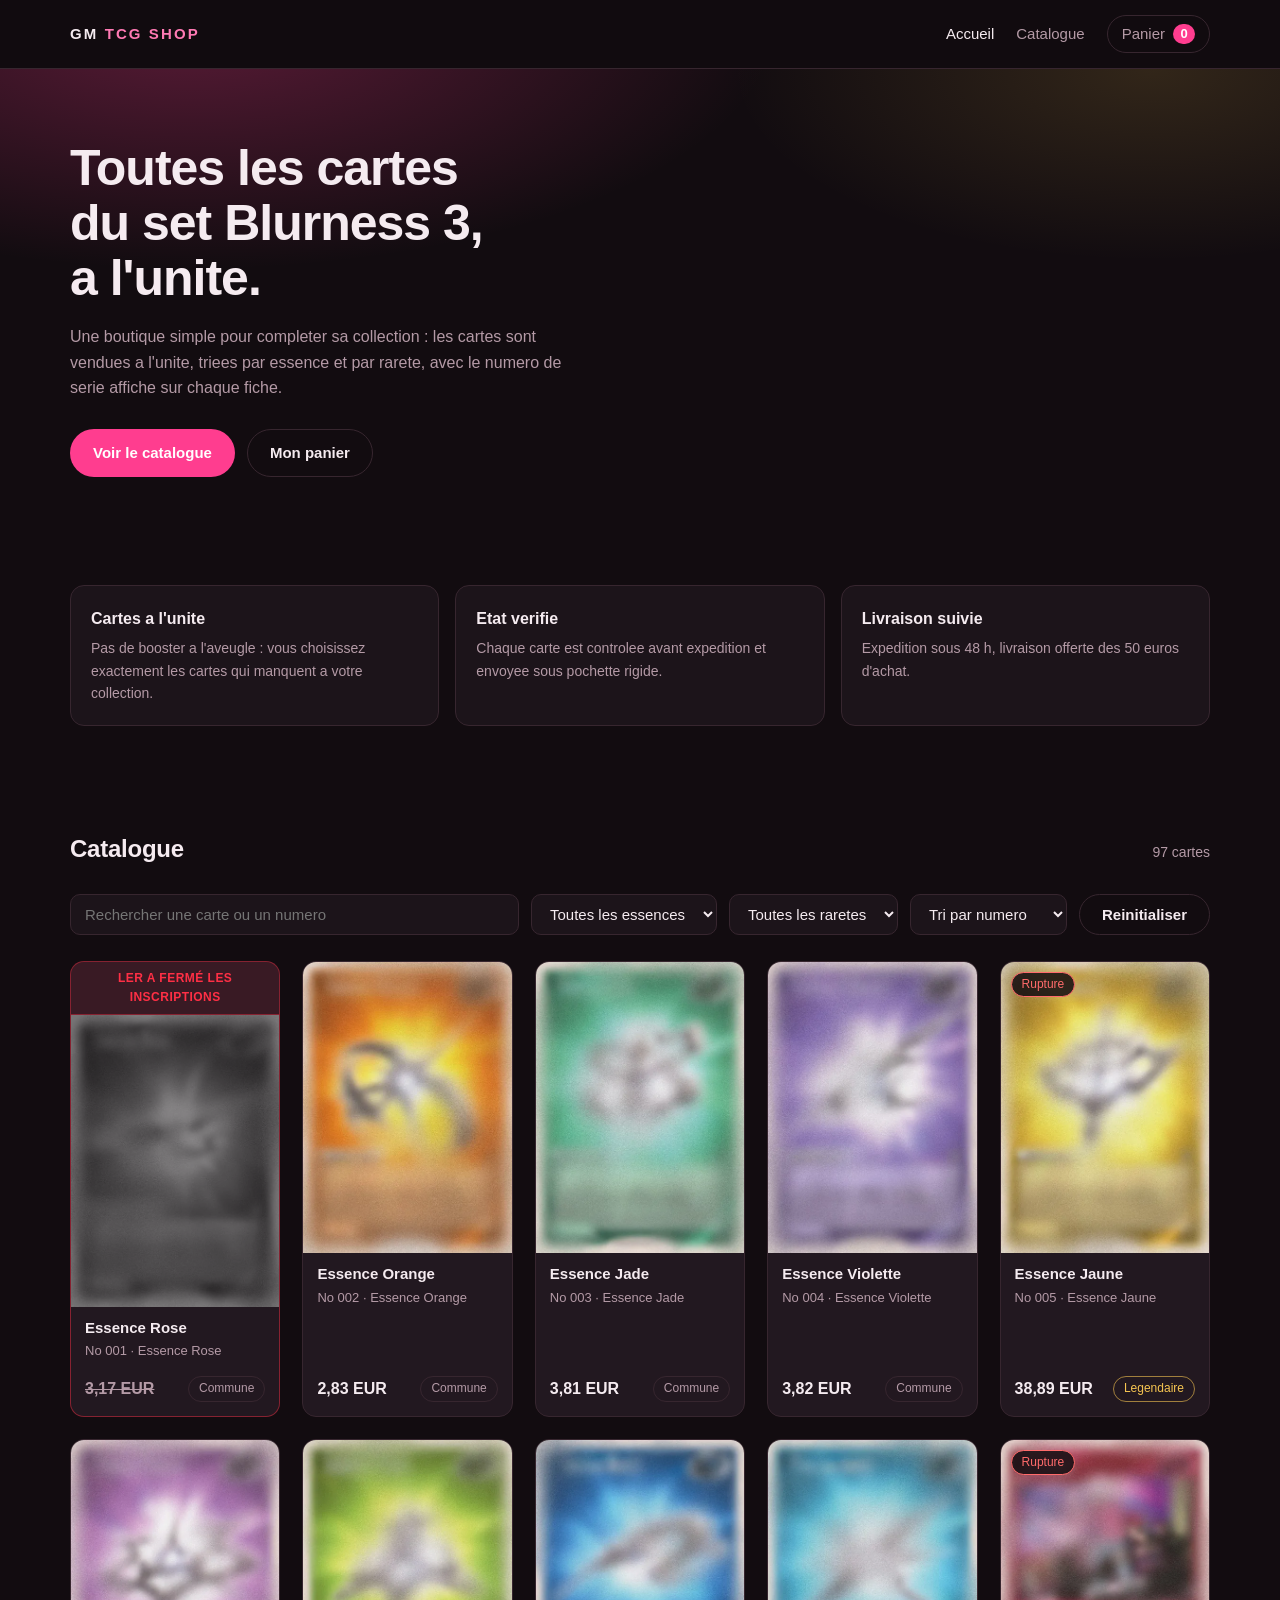
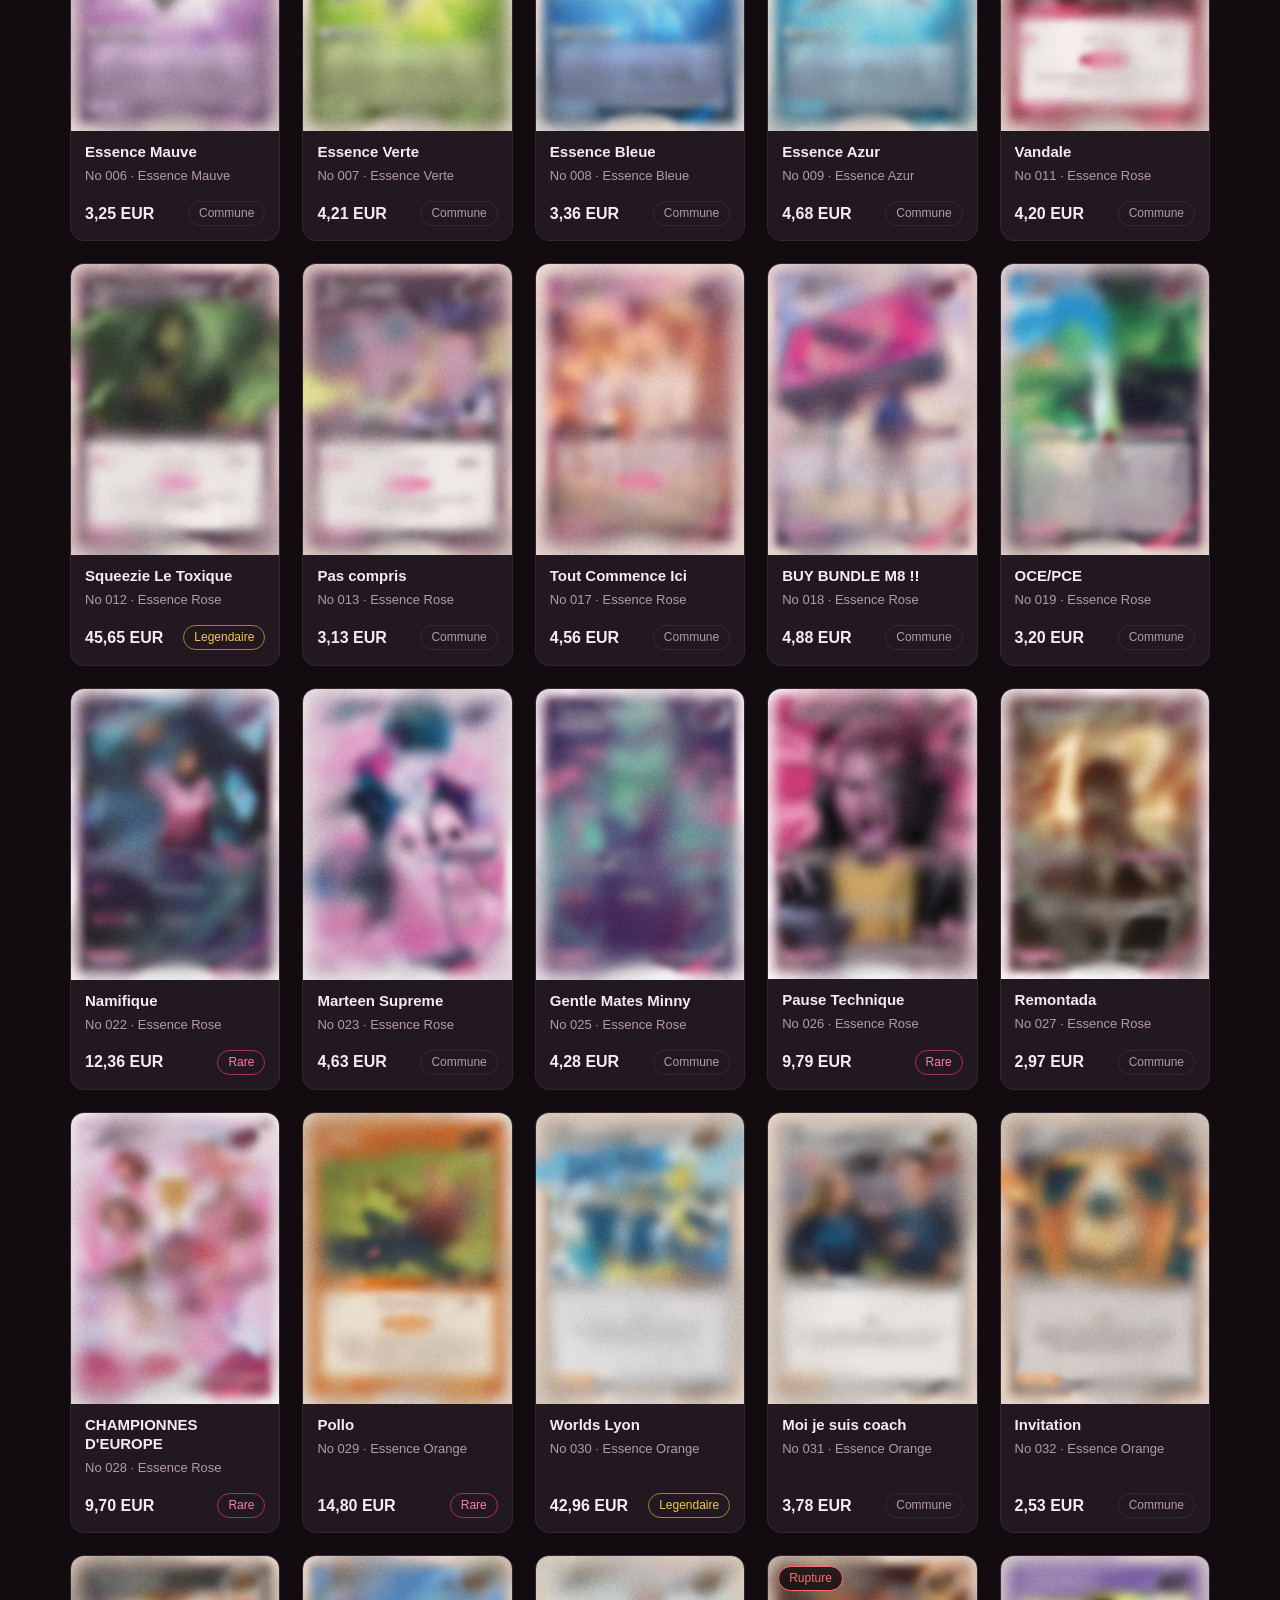
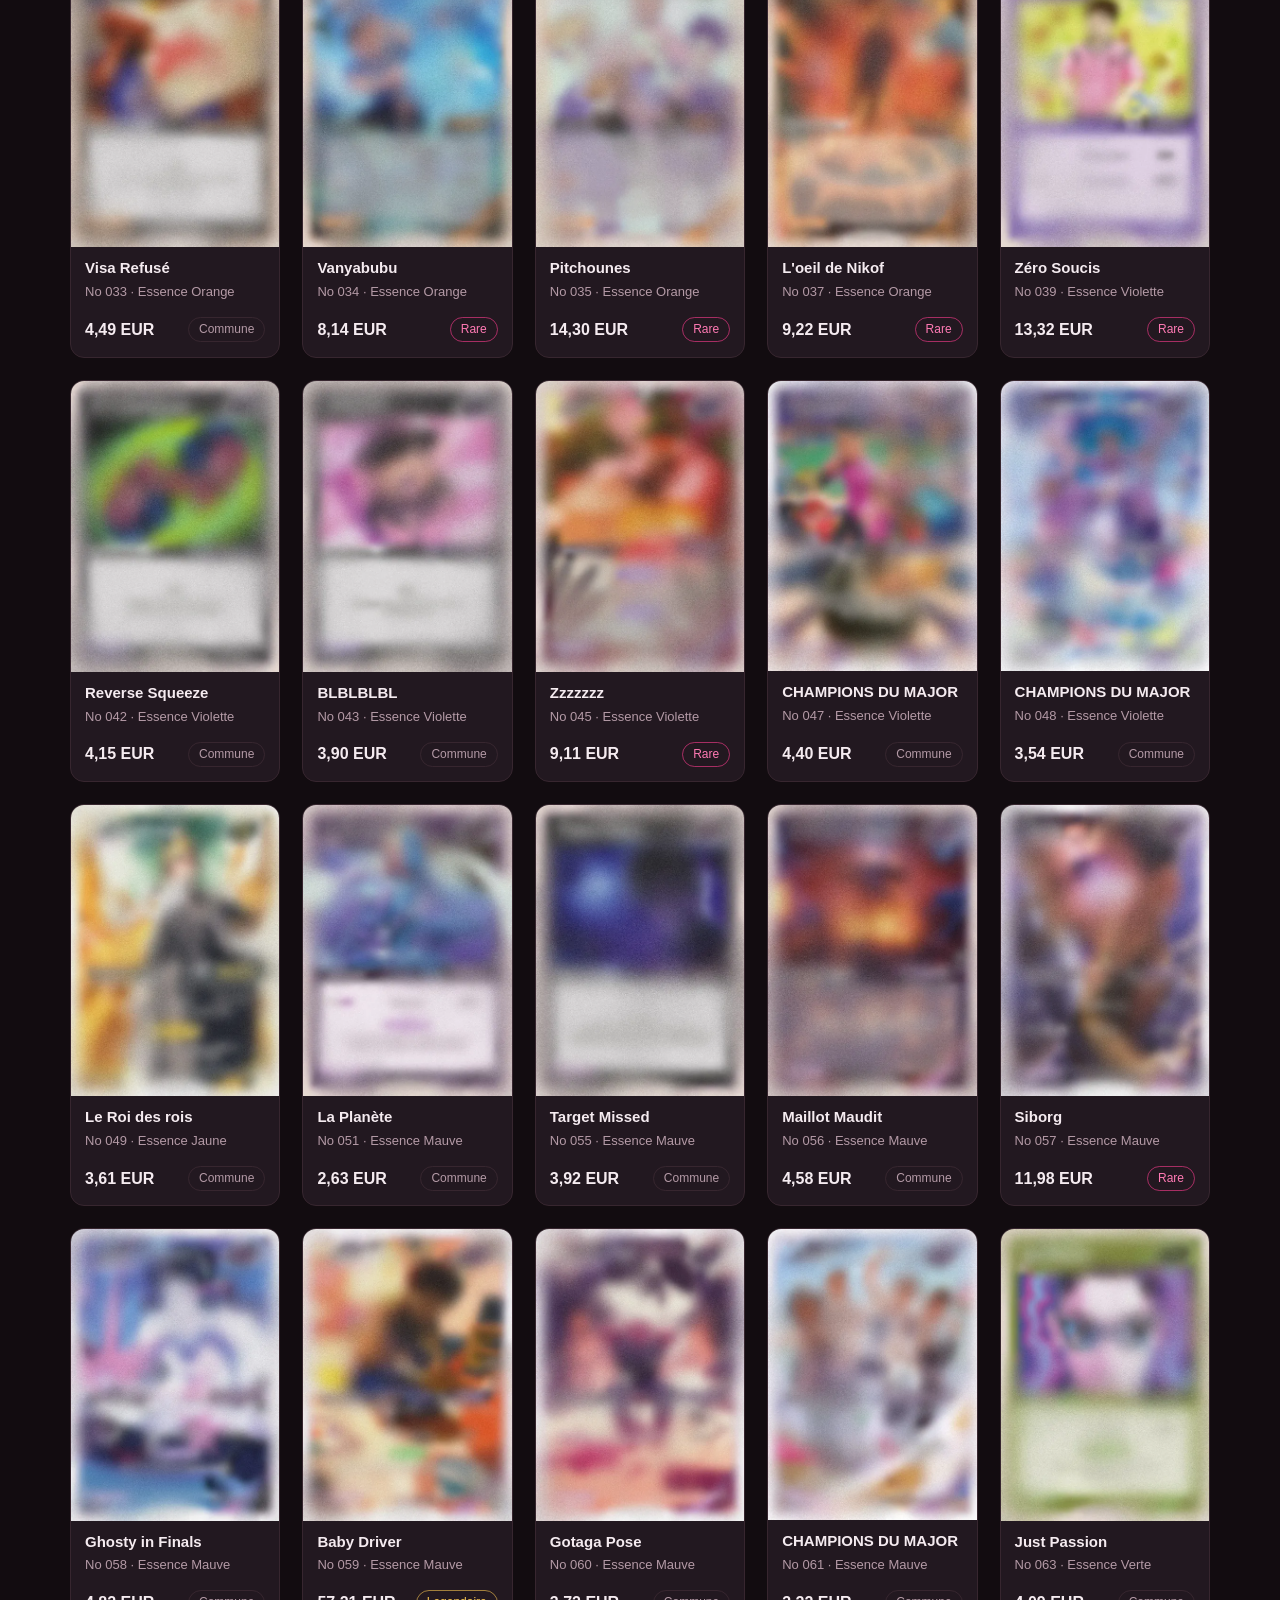
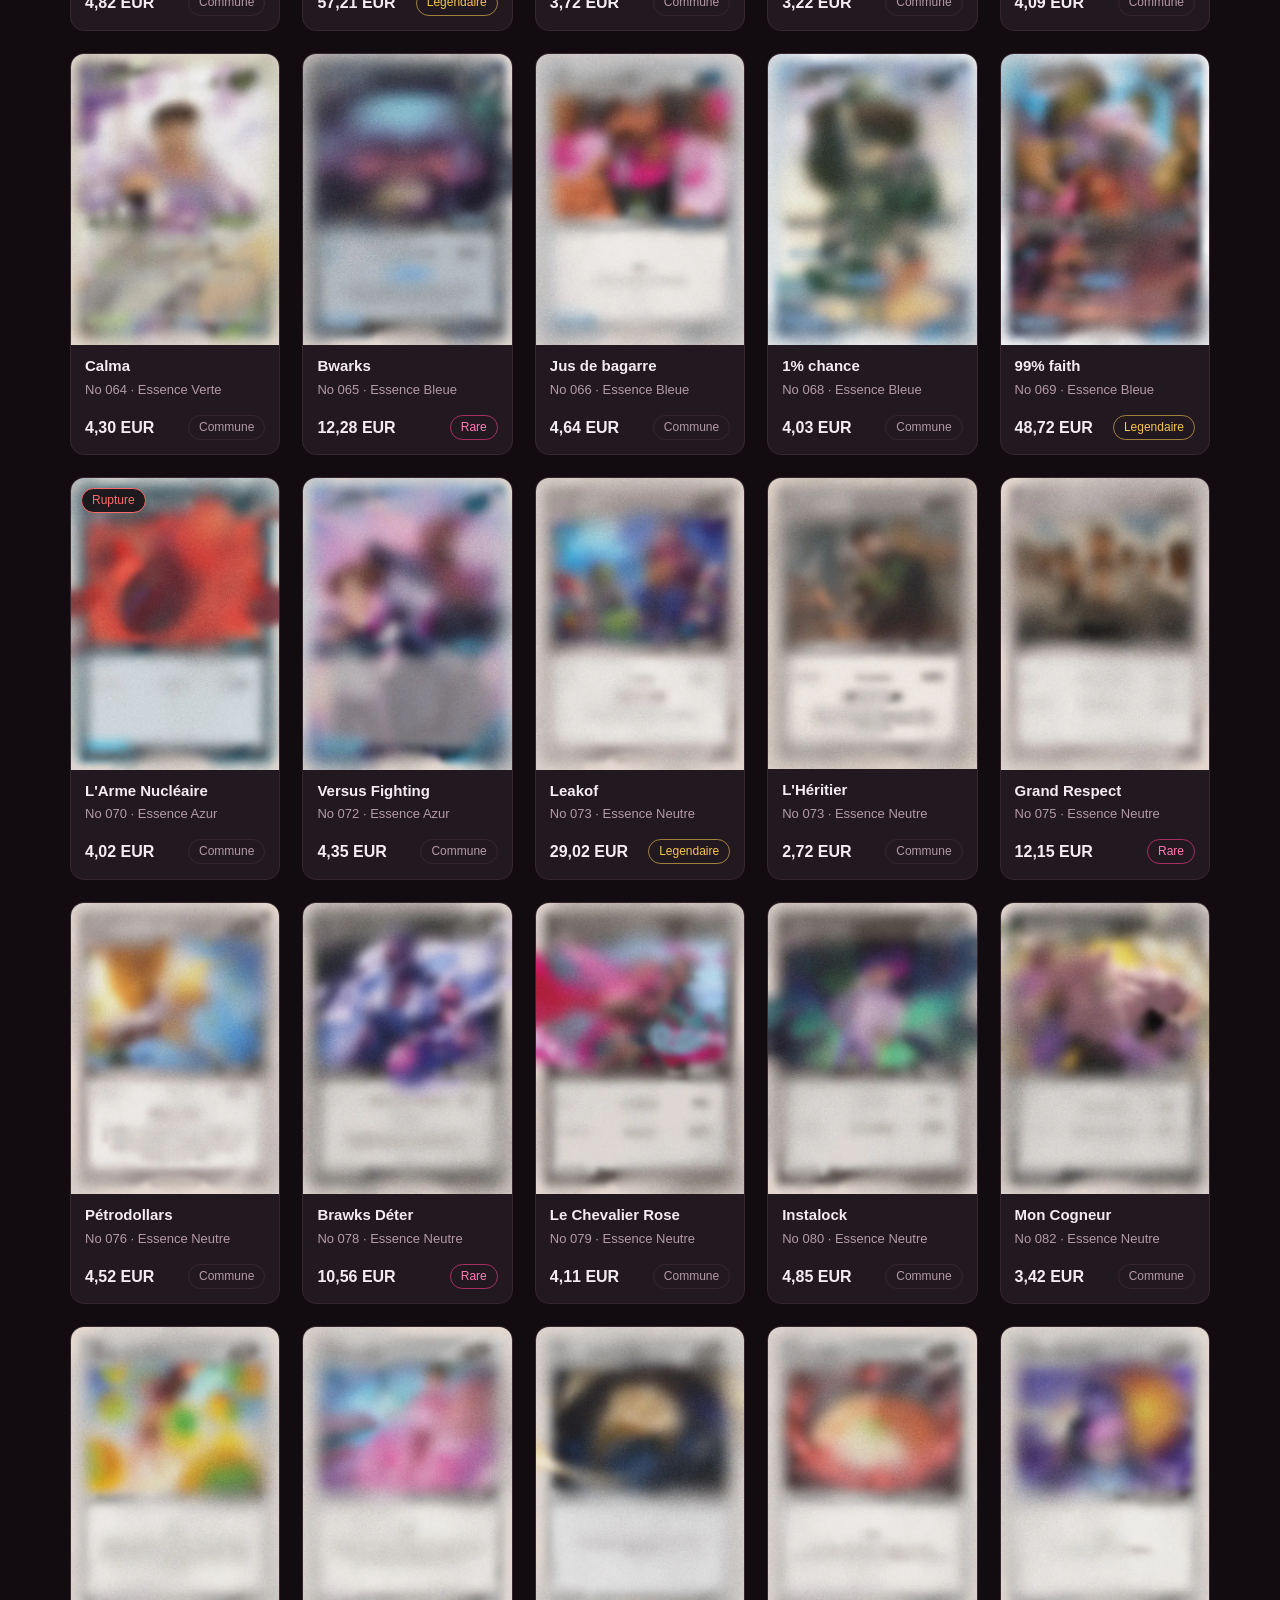
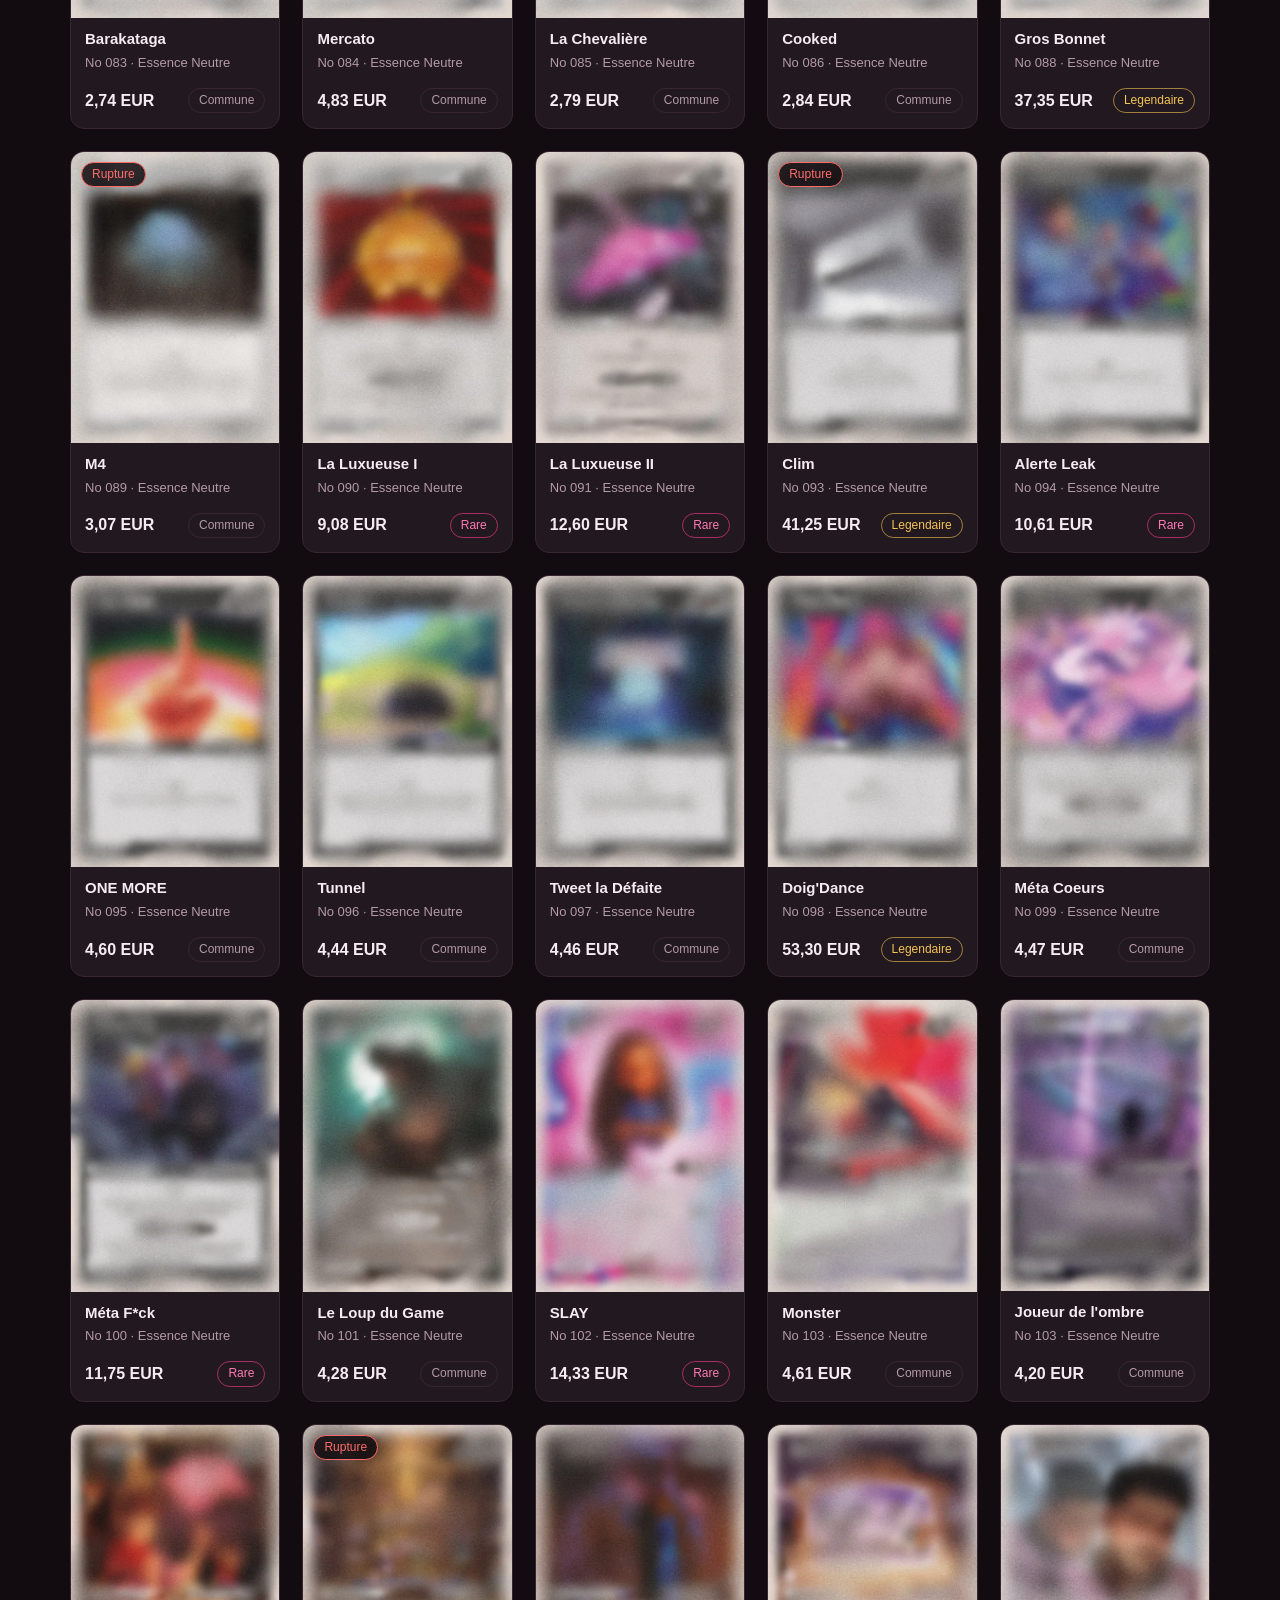
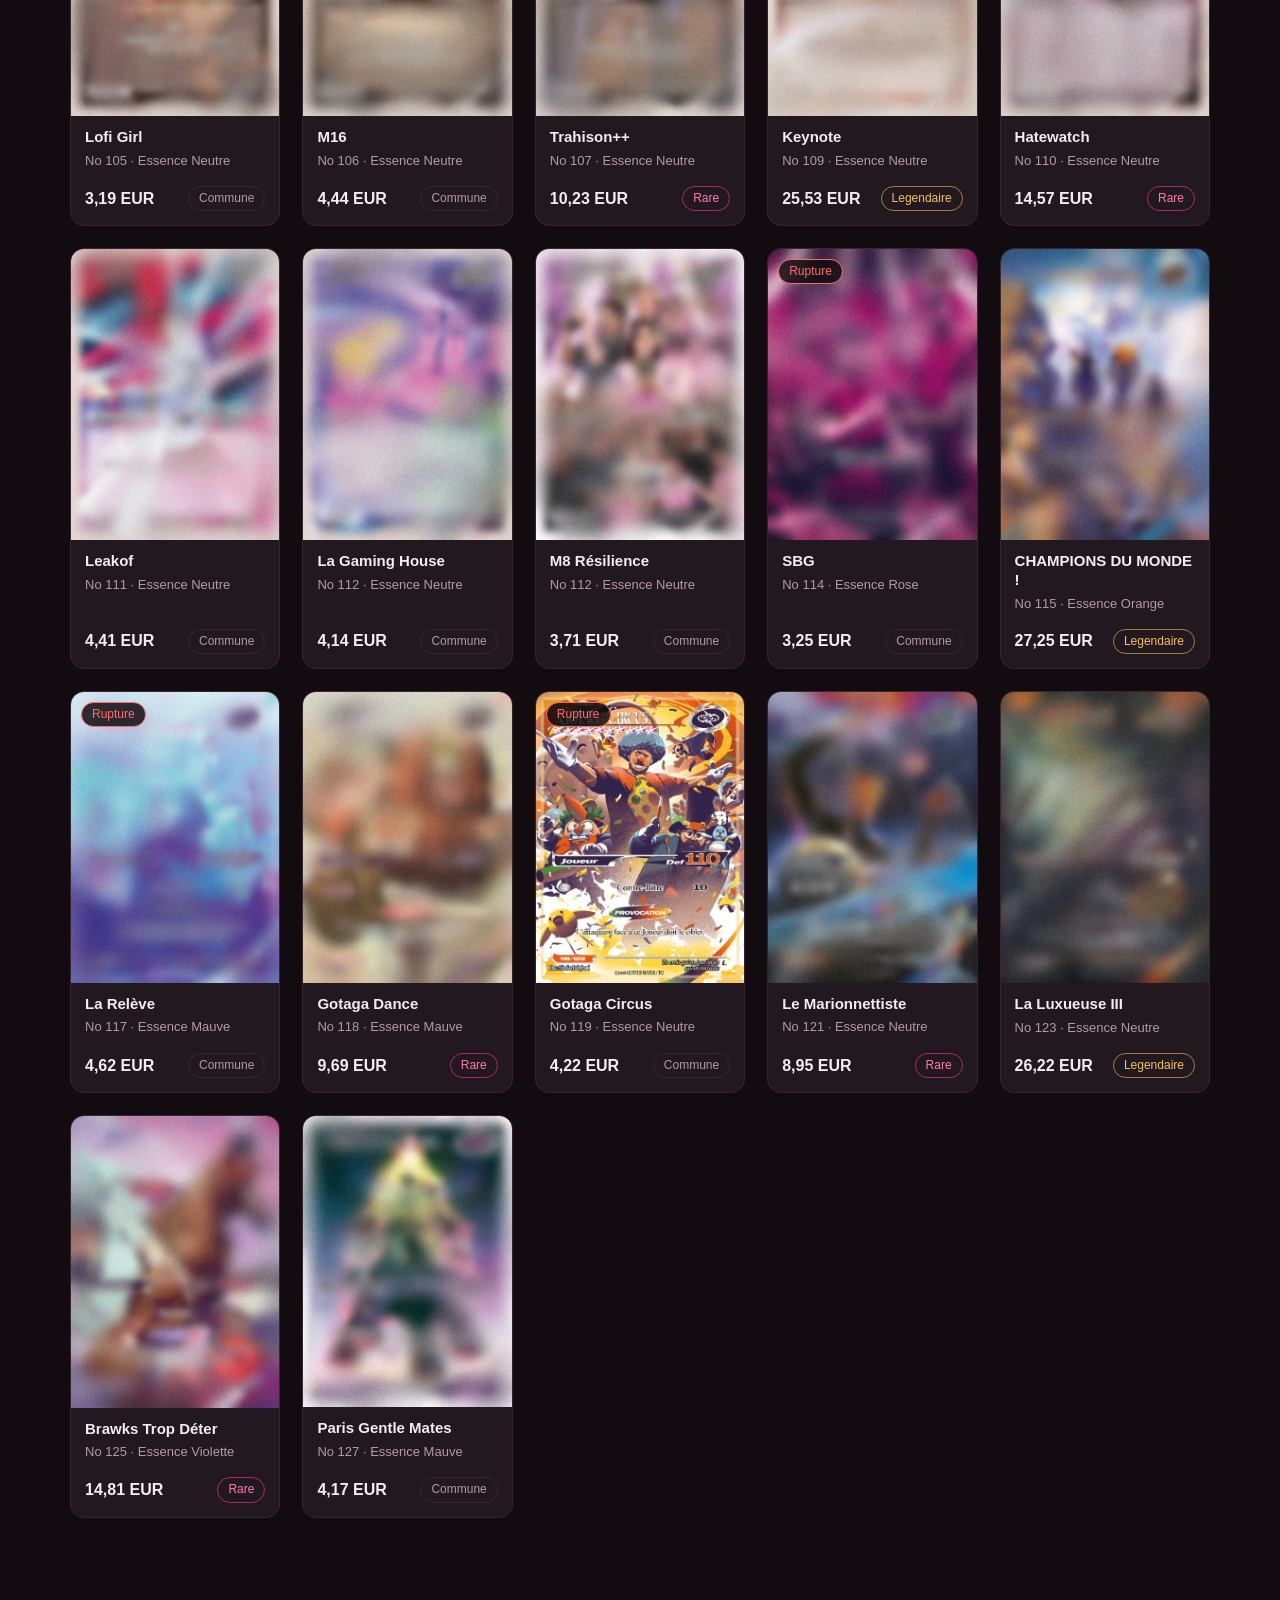
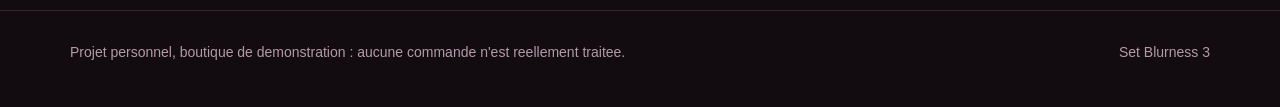
<file: index.html>
<!DOCTYPE html>
<html lang="fr">
<head>
  <meta charset="utf-8">
  <meta name="viewport" content="width=device-width, initial-scale=1">
  <title>GM TCG Shop - cartes du set Blurness 3</title>
  <link rel="stylesheet" href="css/style.css">
</head>
<body>
  <header class="entete">
    <div class="conteneur entete__inner">
      <a class="logo" href="index.html">GM <span>TCG Shop</span></a>
      <nav class="nav">
        <a class="actif" href="index.html">Accueil</a>
        <a href="index.html#catalogue">Catalogue</a>
        <a class="nav__panier" href="panier.html">Panier <span class="nav__compteur">0</span></a>
      </nav>
    </div>
  </header>

  <main>
    <section class="hero">
      <div class="conteneur">
        <h1>Toutes les cartes du set Blurness 3, a l'unite.</h1>
        <p>
          Une boutique simple pour completer sa collection : les cartes sont
          vendues a l'unite, triees par essence et par rarete, avec le numero
          de serie affiche sur chaque fiche.
        </p>
        <div class="hero__actions">
          <a class="bouton bouton--plein" href="index.html#catalogue">Voir le catalogue</a>
          <a class="bouton bouton--vide" href="panier.html">Mon panier</a>
        </div>
      </div>
    </section>

    <section class="section">
      <div class="conteneur">
        <div class="arguments">
          <article class="argument">
            <h3>Cartes a l'unite</h3>
            <p>Pas de booster a l'aveugle : vous choisissez exactement les cartes qui manquent a votre collection.</p>
          </article>
          <article class="argument">
            <h3>Etat verifie</h3>
            <p>Chaque carte est controlee avant expedition et envoyee sous pochette rigide.</p>
          </article>
          <article class="argument">
            <h3>Livraison suivie</h3>
            <p>Expedition sous 48 h, livraison offerte des 50 euros d'achat.</p>
          </article>
        </div>
      </div>
    </section>

    <section class="section" id="catalogue">
      <div class="conteneur">
        <div class="section__entete">
          <h2>Catalogue</h2>
          <p class="section__note" id="compteur-resultats">Chargement...</p>
        </div>

        <div class="filtres">
          <input type="search" id="recherche" class="champ" placeholder="Rechercher une carte ou un numero">
          <select id="filtre-essence" class="champ">
            <option value="">Toutes les essences</option>
          </select>
          <select id="filtre-rarete" class="champ">
            <option value="">Toutes les raretes</option>
          </select>
          <select id="tri" class="champ">
            <option value="numero">Tri par numero</option>
            <option value="prix-croissant">Prix croissant</option>
            <option value="prix-decroissant">Prix decroissant</option>
            <option value="nom">Nom (A-Z)</option>
          </select>
          <button type="button" class="bouton bouton--vide" id="reinitialiser">Reinitialiser</button>
        </div>

        <div class="grille" id="grille"></div>
      </div>
    </section>
  </main>

  <footer class="pied">
    <div class="conteneur pied__inner">
      <p>Projet personnel, boutique de demonstration : aucune commande n'est reellement traitee.</p>
      <p>Set Blurness 3</p>
    </div>
  </footer>

  <script src="js/data.js"></script>
  <script src="js/store.js"></script>
  <script src="js/catalogue.js"></script>
</body>
</html>
</file>
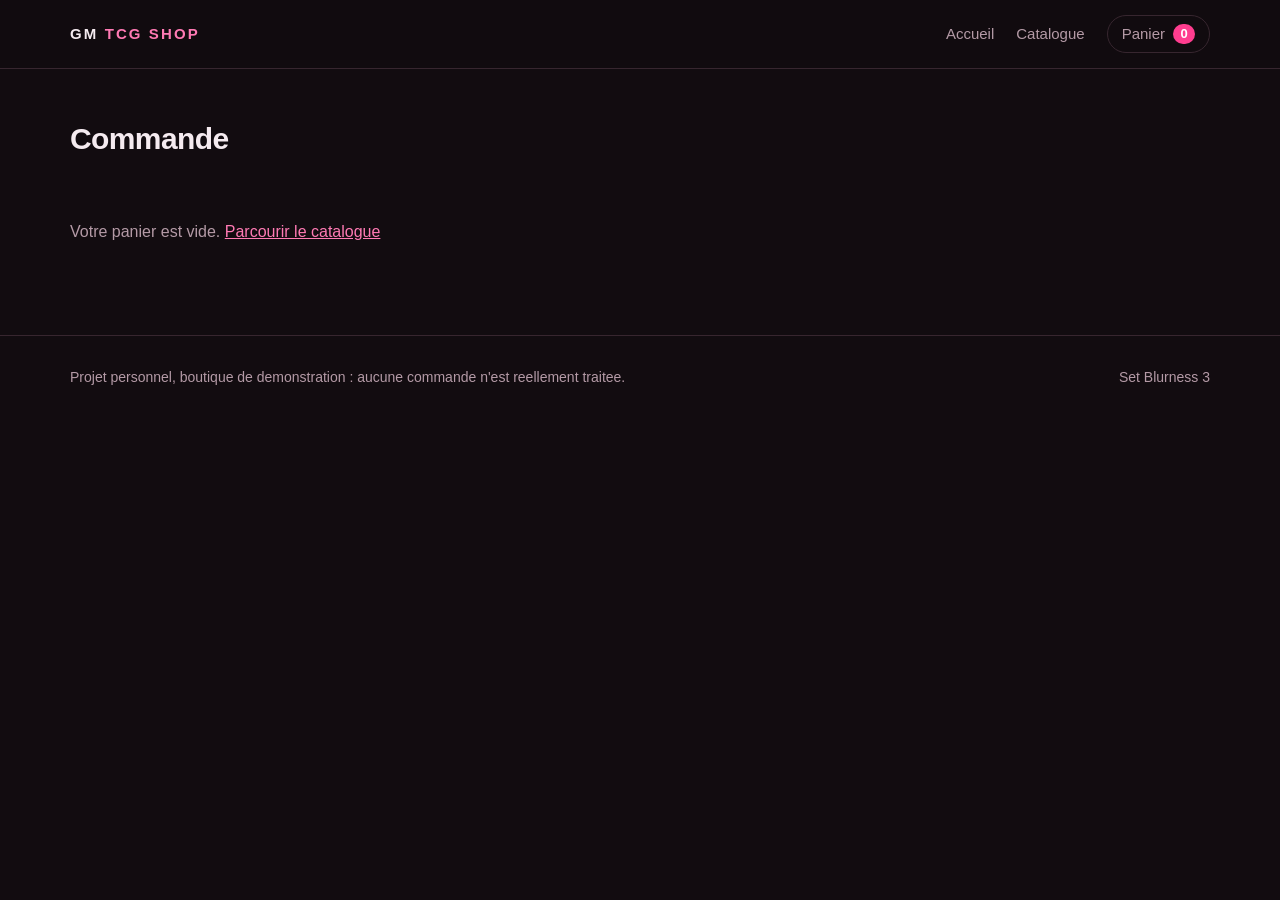
<file: commande.html>
<!DOCTYPE html>
<html lang="fr">
<head>
  <meta charset="utf-8">
  <meta name="viewport" content="width=device-width, initial-scale=1">
  <title>Commande - GM TCG Shop</title>
  <link rel="stylesheet" href="css/style.css">
</head>
<body>
  <header class="entete">
    <div class="conteneur entete__inner">
      <a class="logo" href="index.html">GM <span>TCG Shop</span></a>
      <nav class="nav">
        <a href="index.html">Accueil</a>
        <a href="index.html#catalogue">Catalogue</a>
        <a class="nav__panier" href="panier.html">Panier <span class="nav__compteur">0</span></a>
      </nav>
    </div>
  </header>

  <main class="conteneur page">
    <h1 class="page__titre">Commande</h1>

    <p class="vide" id="commande-vide" hidden>
      Votre panier est vide. <a class="lien" href="index.html#catalogue">Parcourir le catalogue</a>
    </p>

    <div class="commande" id="commande" hidden>
      <form class="formulaire" id="formulaire" novalidate>
        <fieldset class="bloc">
          <legend>Coordonnees</legend>
          <div class="bloc__grille">
            <label class="champ-bloc">
              Prenom
              <input class="champ" type="text" name="prenom" id="prenom" autocomplete="given-name">
            </label>
            <label class="champ-bloc">
              Nom
              <input class="champ" type="text" name="nom" id="nom" autocomplete="family-name">
            </label>
            <label class="champ-bloc champ-bloc--large">
              Adresse e-mail
              <input class="champ" type="email" name="email" id="email" autocomplete="email">
            </label>
          </div>
        </fieldset>

        <fieldset class="bloc">
          <legend>Livraison</legend>
          <div class="bloc__grille">
            <label class="champ-bloc champ-bloc--large">
              Adresse
              <input class="champ" type="text" name="adresse" id="adresse" autocomplete="street-address">
            </label>
            <label class="champ-bloc">
              Code postal
              <input class="champ" type="text" name="codePostal" id="codePostal" inputmode="numeric" autocomplete="postal-code">
            </label>
            <label class="champ-bloc">
              Ville
              <input class="champ" type="text" name="ville" id="ville" autocomplete="address-level2">
            </label>
            <label class="champ-bloc champ-bloc--large">
              Pays
              <select class="champ" name="pays" id="pays">
                <option value="France">France</option>
                <option value="Belgique">Belgique</option>
                <option value="Suisse">Suisse</option>
                <option value="Luxembourg">Luxembourg</option>
              </select>
            </label>
          </div>

          <div class="options">
            <label class="option">
              <input type="radio" name="expedition" value="standard" checked>
              <span>
                <strong>Standard</strong>
                <em>3 a 5 jours ouvres, offerte des 50 EUR</em>
              </span>
            </label>
            <label class="option">
              <input type="radio" name="expedition" value="express">
              <span>
                <strong>Express</strong>
                <em>24 a 48 h, 9,90 EUR</em>
              </span>
            </label>
          </div>
        </fieldset>

        <p class="formulaire__erreur" id="erreurs" hidden></p>

        <button type="submit" class="bouton bouton--plein">Valider la commande</button>
        <p class="formulaire__note">
          Boutique de demonstration : aucun paiement n'est demande et aucune
          donnee n'est envoyee sur un serveur.
        </p>
      </form>

      <aside class="recap">
        <h2>Votre commande</h2>
        <div class="recap__articles" id="recap-articles"></div>
        <div class="recap__ligne">
          <span>Sous-total</span>
          <span id="recap-sous-total">0,00 EUR</span>
        </div>
        <div class="recap__ligne">
          <span>Livraison</span>
          <span id="recap-port">0,00 EUR</span>
        </div>
        <div class="recap__ligne recap__ligne--total">
          <span>Total</span>
          <span id="recap-total">0,00 EUR</span>
        </div>
      </aside>
    </div>
  </main>

  <footer class="pied">
    <div class="conteneur pied__inner">
      <p>Projet personnel, boutique de demonstration : aucune commande n'est reellement traitee.</p>
      <p>Set Blurness 3</p>
    </div>
  </footer>

  <script src="js/data.js"></script>
  <script src="js/store.js"></script>
  <script src="js/commande.js"></script>
</body>
</html>
</file>
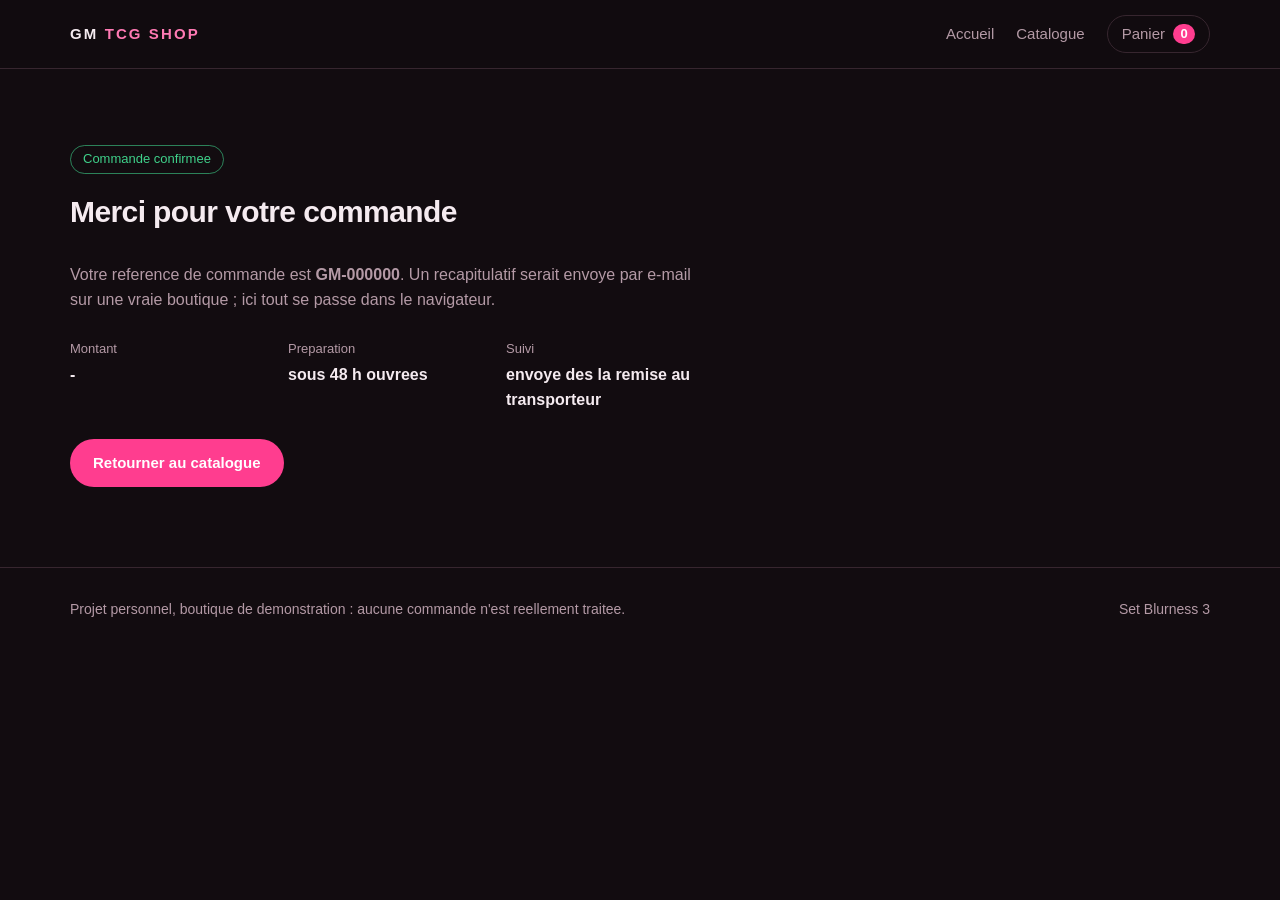
<file: confirmation.html>
<!DOCTYPE html>
<html lang="fr">
<head>
  <meta charset="utf-8">
  <meta name="viewport" content="width=device-width, initial-scale=1">
  <title>Commande confirmee - GM TCG Shop</title>
  <link rel="stylesheet" href="css/style.css">
</head>
<body>
  <header class="entete">
    <div class="conteneur entete__inner">
      <a class="logo" href="index.html">GM <span>TCG Shop</span></a>
      <nav class="nav">
        <a href="index.html">Accueil</a>
        <a href="index.html#catalogue">Catalogue</a>
        <a class="nav__panier" href="panier.html">Panier <span class="nav__compteur">0</span></a>
      </nav>
    </div>
  </header>

  <main class="conteneur page">
    <section class="confirmation">
      <p class="confirmation__pastille">Commande confirmee</p>
      <h1 class="page__titre">Merci pour votre commande</h1>
      <p class="confirmation__texte">
        Votre reference de commande est <strong id="reference">GM-000000</strong>.
        Un recapitulatif serait envoye par e-mail sur une vraie boutique ;
        ici tout se passe dans le navigateur.
      </p>
      <dl class="confirmation__details">
        <div>
          <dt>Montant</dt>
          <dd id="montant">-</dd>
        </div>
        <div>
          <dt>Preparation</dt>
          <dd>sous 48 h ouvrees</dd>
        </div>
        <div>
          <dt>Suivi</dt>
          <dd>envoye des la remise au transporteur</dd>
        </div>
      </dl>
      <a class="bouton bouton--plein" href="index.html#catalogue">Retourner au catalogue</a>
    </section>
  </main>

  <footer class="pied">
    <div class="conteneur pied__inner">
      <p>Projet personnel, boutique de demonstration : aucune commande n'est reellement traitee.</p>
      <p>Set Blurness 3</p>
    </div>
  </footer>

  <script src="js/data.js"></script>
  <script src="js/store.js"></script>
  <script src="js/confirmation.js"></script>
</body>
</html>
</file>
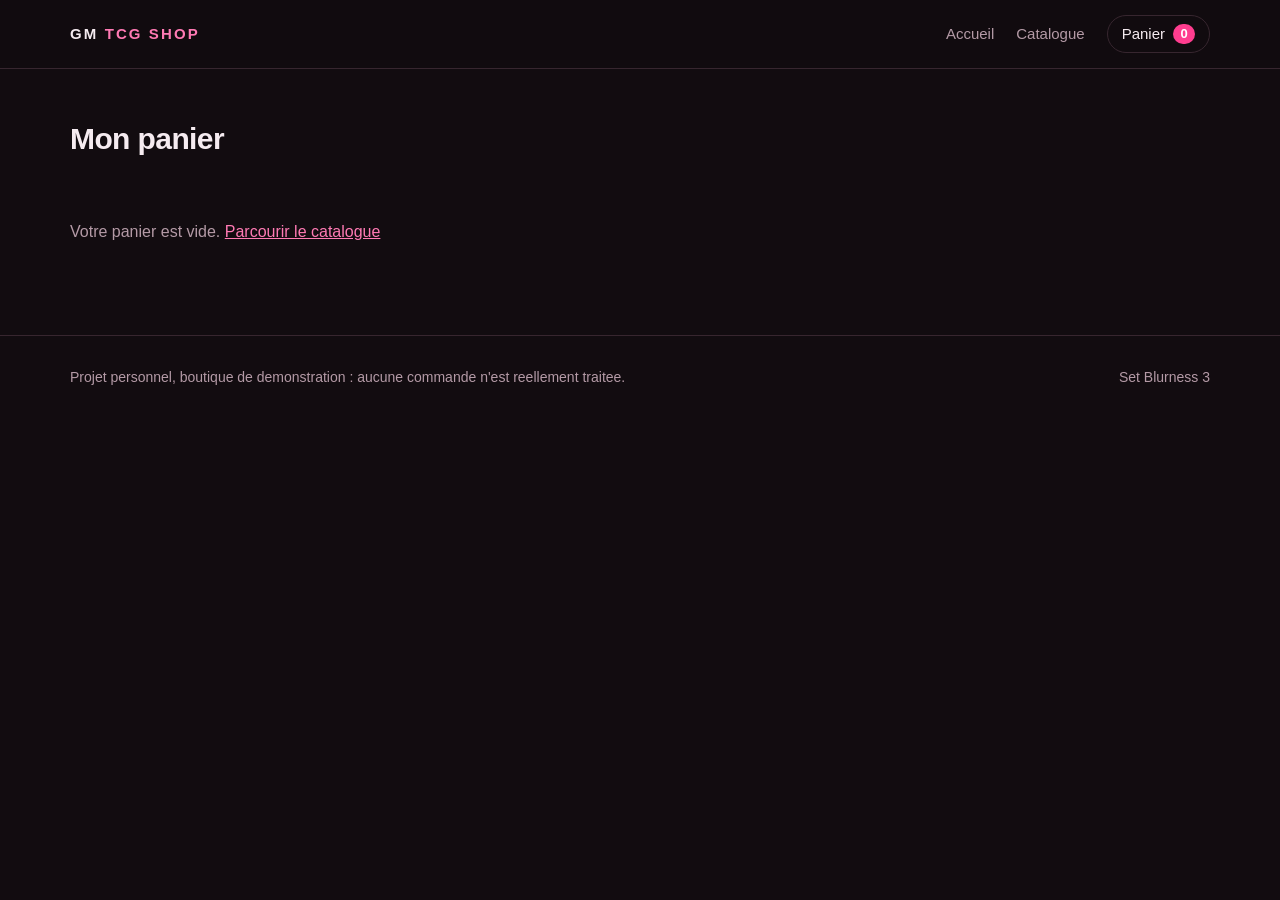
<file: panier.html>
<!DOCTYPE html>
<html lang="fr">
<head>
  <meta charset="utf-8">
  <meta name="viewport" content="width=device-width, initial-scale=1">
  <title>Panier - GM TCG Shop</title>
  <link rel="stylesheet" href="css/style.css">
</head>
<body>
  <header class="entete">
    <div class="conteneur entete__inner">
      <a class="logo" href="index.html">GM <span>TCG Shop</span></a>
      <nav class="nav">
        <a href="index.html">Accueil</a>
        <a href="index.html#catalogue">Catalogue</a>
        <a class="nav__panier actif" href="panier.html">Panier <span class="nav__compteur">0</span></a>
      </nav>
    </div>
  </header>

  <main class="conteneur page">
    <h1 class="page__titre">Mon panier</h1>

    <p class="vide" id="panier-vide" hidden>
      Votre panier est vide. <a class="lien" href="index.html#catalogue">Parcourir le catalogue</a>
    </p>

    <div class="panier" id="panier" hidden>
      <div class="panier__lignes" id="lignes-panier"></div>

      <aside class="recap">
        <h2>Recapitulatif</h2>
        <div class="recap__ligne">
          <span>Sous-total</span>
          <span id="recap-sous-total">0,00 EUR</span>
        </div>
        <div class="recap__ligne">
          <span>Livraison</span>
          <span id="recap-port">0,00 EUR</span>
        </div>
        <div class="recap__ligne recap__ligne--total">
          <span>Total</span>
          <span id="recap-total">0,00 EUR</span>
        </div>
        <p class="recap__note" id="recap-note"></p>
        <a class="bouton bouton--plein recap__action" href="commande.html">Passer commande</a>
        <button type="button" class="bouton bouton--vide recap__action" id="vider-panier">Vider le panier</button>
      </aside>
    </div>
  </main>

  <footer class="pied">
    <div class="conteneur pied__inner">
      <p>Projet personnel, boutique de demonstration : aucune commande n'est reellement traitee.</p>
      <p>Set Blurness 3</p>
    </div>
  </footer>

  <script src="js/data.js"></script>
  <script src="js/store.js"></script>
  <script src="js/panier.js"></script>
</body>
</html>
</file>
<file: css/style.css>
/* Boutique TCG Gentle Mates - feuille de style principale */

:root {
  --fond: #120c10;
  --fond-clair: #1c141a;
  --fond-carte: #221820;
  --bordure: #37262f;
  --texte: #f5ebf0;
  --texte-doux: #b49aa6;
  --accent: #ff3d8f;
  --accent-clair: #ff7ab4;
  --dore: #f5c451;
  --succes: #3fd18a;
  --alerte: #ff6b6b;
  --indisponible: #ff2f45;
  --rayon: 14px;
  --largeur: 1180px;
}

* {
  box-sizing: border-box;
  margin: 0;
  padding: 0;
}

/* Les regles de mise en page ci-dessous declarent un `display`, ce qui
   annule l'attribut `hidden` de la feuille de style du navigateur. */
[hidden] {
  display: none !important;
}

body {
  background: var(--fond);
  color: var(--texte);
  font-family: "Segoe UI", "Helvetica Neue", Arial, sans-serif;
  line-height: 1.6;
  min-height: 100vh;
}

a {
  color: inherit;
  text-decoration: none;
}

img {
  display: block;
  max-width: 100%;
}

.conteneur {
  width: 100%;
  max-width: var(--largeur);
  margin: 0 auto;
  padding: 0 20px;
}

/* ---------- En-tete ---------- */

.entete {
  position: sticky;
  top: 0;
  z-index: 20;
  background: rgba(18, 12, 16, 0.92);
  border-bottom: 1px solid var(--bordure);
  backdrop-filter: blur(8px);
}

.entete__inner {
  display: flex;
  align-items: center;
  justify-content: space-between;
  gap: 24px;
  height: 68px;
}

.logo {
  font-weight: 700;
  letter-spacing: 0.14em;
  text-transform: uppercase;
  font-size: 15px;
}

.logo span {
  color: var(--accent-clair);
}

.nav {
  display: flex;
  align-items: center;
  gap: 22px;
  font-size: 15px;
}

.nav a {
  color: var(--texte-doux);
  transition: color 0.15s ease;
}

.nav a:hover,
.nav a.actif {
  color: var(--texte);
}

.nav__panier {
  display: inline-flex;
  align-items: center;
  gap: 8px;
  border: 1px solid var(--bordure);
  border-radius: 999px;
  padding: 6px 14px;
  color: var(--texte);
}

.nav__compteur {
  background: var(--accent);
  color: #fff;
  border-radius: 999px;
  min-width: 22px;
  text-align: center;
  font-size: 13px;
  font-weight: 600;
  padding: 0 6px;
}

/* ---------- Hero ---------- */

.hero {
  padding: 72px 0 56px;
  background:
    radial-gradient(900px 380px at 15% -10%, rgba(255, 61, 143, 0.30), transparent 65%),
    radial-gradient(700px 320px at 90% 0%, rgba(245, 196, 81, 0.14), transparent 60%);
}

.hero h1 {
  font-size: clamp(30px, 5vw, 50px);
  line-height: 1.1;
  letter-spacing: -0.02em;
  max-width: 16ch;
}

.hero p {
  color: var(--texte-doux);
  margin-top: 18px;
  max-width: 58ch;
}

.hero__actions {
  display: flex;
  flex-wrap: wrap;
  gap: 12px;
  margin-top: 28px;
}

/* ---------- Boutons ---------- */

.bouton {
  display: inline-flex;
  align-items: center;
  justify-content: center;
  gap: 8px;
  border: 1px solid transparent;
  border-radius: 999px;
  padding: 11px 22px;
  font-size: 15px;
  font-weight: 600;
  cursor: pointer;
  font-family: inherit;
  transition: transform 0.12s ease, background 0.15s ease, border-color 0.15s ease;
}

.bouton:hover {
  transform: translateY(-1px);
}

.bouton--plein {
  background: var(--accent);
  color: #fff;
}

.bouton--plein:hover {
  background: var(--accent-clair);
}

.bouton--vide {
  border-color: var(--bordure);
  color: var(--texte);
  background: transparent;
}

.bouton--vide:hover {
  border-color: var(--accent);
}

.bouton:disabled {
  opacity: 0.45;
  cursor: not-allowed;
  transform: none;
}

/* ---------- Sections ---------- */

.section {
  padding: 52px 0;
}

.section__entete {
  display: flex;
  align-items: baseline;
  justify-content: space-between;
  gap: 16px;
  margin-bottom: 26px;
}

.section h2 {
  font-size: 24px;
  letter-spacing: -0.01em;
}

.section__note {
  color: var(--texte-doux);
  font-size: 14px;
}

.arguments {
  display: grid;
  grid-template-columns: repeat(3, 1fr);
  gap: 16px;
}

.argument {
  background: var(--fond-clair);
  border: 1px solid var(--bordure);
  border-radius: var(--rayon);
  padding: 20px;
}

.argument h3 {
  font-size: 16px;
  margin-bottom: 6px;
}

.argument p {
  color: var(--texte-doux);
  font-size: 14px;
}

/* ---------- Filtres ---------- */

.filtres {
  display: flex;
  flex-wrap: wrap;
  gap: 12px;
  margin-bottom: 26px;
}

.champ {
  background: var(--fond-clair);
  border: 1px solid var(--bordure);
  border-radius: 10px;
  color: var(--texte);
  font-family: inherit;
  font-size: 15px;
  padding: 10px 14px;
}

.champ:focus {
  outline: none;
  border-color: var(--accent);
}

#recherche {
  flex: 1 1 260px;
}

.vide {
  color: var(--texte-doux);
  padding: 30px 0;
}

/* ---------- Grille de cartes ---------- */

.grille {
  display: grid;
  grid-template-columns: repeat(auto-fill, minmax(190px, 1fr));
  gap: 22px;
}

.carte {
  background: var(--fond-carte);
  border: 1px solid var(--bordure);
  border-radius: var(--rayon);
  overflow: hidden;
  display: flex;
  flex-direction: column;
  transition: transform 0.15s ease, border-color 0.15s ease;
}

.carte:hover {
  transform: translateY(-3px);
  border-color: var(--accent);
}

.carte__visuel {
  position: relative;
  background: #0f0a0d;
  aspect-ratio: 0.75;
  display: flex;
  align-items: center;
  justify-content: center;
}

.carte__visuel img {
  width: 100%;
  height: 100%;
  object-fit: contain;
}

.carte__rupture {
  position: absolute;
  top: 10px;
  left: 10px;
  background: rgba(18, 12, 16, 0.85);
  border: 1px solid var(--alerte);
  color: var(--alerte);
  border-radius: 999px;
  font-size: 12px;
  padding: 2px 10px;
}

.carte__infos {
  padding: 12px 14px 14px;
  display: flex;
  flex-direction: column;
  gap: 4px;
  flex: 1;
}

.carte__nom {
  font-weight: 600;
  font-size: 15px;
  line-height: 1.25;
}

.carte__meta {
  color: var(--texte-doux);
  font-size: 13px;
}

.carte__pied {
  margin-top: auto;
  padding-top: 10px;
  display: flex;
  align-items: center;
  justify-content: space-between;
  gap: 8px;
}

.carte__prix {
  font-weight: 700;
}

/* ---------- Carte retiree de la vente ---------- */

.carte--indisponible {
  border-color: rgba(255, 47, 69, 0.45);
}

.carte--indisponible:hover {
  transform: none;
  border-color: rgba(255, 47, 69, 0.65);
}

.carte--indisponible .carte__visuel img {
  filter: grayscale(1);
  opacity: 0.55;
}

.carte--indisponible .carte__prix {
  color: var(--texte-doux);
  text-decoration: line-through;
}

.carte__ferme,
.produit__ferme {
  color: var(--indisponible);
  background: rgba(255, 47, 69, 0.1);
  border-bottom: 1px solid rgba(255, 47, 69, 0.4);
  font-size: 12px;
  font-weight: 700;
  letter-spacing: 0.04em;
  text-transform: uppercase;
  text-align: center;
  padding: 7px 10px;
}

.produit__ferme {
  border: 1px solid rgba(255, 47, 69, 0.4);
  border-radius: var(--rayon);
  font-size: 15px;
  padding: 12px 16px;
  margin-bottom: 22px;
}

.produit--indisponible .produit__visuel img {
  filter: grayscale(1);
  opacity: 0.55;
}

.produit--indisponible .produit__prix {
  color: var(--texte-doux);
  text-decoration: line-through;
}

.badge {
  border-radius: 999px;
  font-size: 12px;
  padding: 2px 10px;
  border: 1px solid var(--bordure);
  color: var(--texte-doux);
  white-space: nowrap;
}

.badge--rare {
  border-color: rgba(255, 61, 143, 0.6);
  color: var(--accent-clair);
}

.badge--legendaire {
  border-color: rgba(245, 196, 81, 0.6);
  color: var(--dore);
}

/* ---------- Pages internes ---------- */

.page {
  padding: 46px 20px 20px;
}

.page__titre {
  font-size: 30px;
  letter-spacing: -0.02em;
  margin-bottom: 26px;
}

.lien {
  color: var(--accent-clair);
  text-decoration: underline;
}

/* ---------- Fiche produit ---------- */

.fil-ariane {
  color: var(--texte-doux);
  font-size: 14px;
  margin-bottom: 18px;
}

.produit {
  display: grid;
  grid-template-columns: minmax(240px, 380px) 1fr;
  gap: 40px;
  align-items: start;
}

.produit__visuel {
  background: var(--fond-carte);
  border: 1px solid var(--bordure);
  border-radius: var(--rayon);
  padding: 18px;
}

.produit__visuel img {
  width: 100%;
  border-radius: 8px;
}

.produit__nom {
  font-size: 30px;
  letter-spacing: -0.02em;
}

.produit__meta {
  color: var(--texte-doux);
  font-size: 14px;
  margin-top: 4px;
}

.produit__badges {
  display: flex;
  flex-wrap: wrap;
  gap: 8px;
  margin: 18px 0;
}

.produit__prix {
  font-size: 28px;
  font-weight: 700;
}

.produit__description {
  color: var(--texte-doux);
  margin: 12px 0 22px;
  max-width: 58ch;
}

.produit__achat {
  display: flex;
  flex-wrap: wrap;
  align-items: flex-end;
  gap: 14px;
}

.produit__quantite {
  display: flex;
  flex-direction: column;
  gap: 6px;
  font-size: 14px;
  color: var(--texte-doux);
}

.produit__quantite input {
  width: 96px;
}

.produit__message {
  color: var(--succes);
  margin-top: 14px;
  font-size: 15px;
}

.produit__details {
  list-style: none;
  margin-top: 26px;
  border-top: 1px solid var(--bordure);
  padding-top: 18px;
  color: var(--texte-doux);
  font-size: 14px;
}

.produit__details li {
  padding: 4px 0 4px 18px;
  position: relative;
}

.produit__details li::before {
  content: "-";
  position: absolute;
  left: 0;
}

/* ---------- Panier ---------- */

.panier {
  display: grid;
  grid-template-columns: 1fr 320px;
  gap: 26px;
  align-items: start;
}

.panier__lignes {
  display: flex;
  flex-direction: column;
  gap: 12px;
}

.ligne {
  display: grid;
  grid-template-columns: 64px 1fr auto auto auto;
  align-items: center;
  gap: 16px;
  background: var(--fond-carte);
  border: 1px solid var(--bordure);
  border-radius: var(--rayon);
  padding: 12px 16px;
}

.ligne__visuel {
  width: 64px;
  border-radius: 6px;
}

.ligne__nom {
  font-weight: 600;
}

.ligne__meta,
.ligne__unite {
  color: var(--texte-doux);
  font-size: 13px;
}

.ligne__quantite {
  display: flex;
  align-items: center;
  gap: 10px;
}

.quantite__bouton {
  width: 30px;
  height: 30px;
  border-radius: 8px;
  border: 1px solid var(--bordure);
  background: var(--fond-clair);
  color: var(--texte);
  font-size: 17px;
  cursor: pointer;
}

.quantite__bouton:hover {
  border-color: var(--accent);
}

.quantite__valeur {
  min-width: 22px;
  text-align: center;
}

.ligne__total {
  font-weight: 700;
  min-width: 92px;
  text-align: right;
}

.ligne__retirer {
  background: none;
  border: none;
  color: var(--texte-doux);
  font-family: inherit;
  font-size: 13px;
  cursor: pointer;
  text-decoration: underline;
}

.ligne__retirer:hover {
  color: var(--alerte);
}

.recap {
  background: var(--fond-clair);
  border: 1px solid var(--bordure);
  border-radius: var(--rayon);
  padding: 20px;
  position: sticky;
  top: 92px;
}

.recap h2 {
  font-size: 18px;
  margin-bottom: 14px;
}

.recap__ligne {
  display: flex;
  justify-content: space-between;
  gap: 12px;
  padding: 7px 0;
  color: var(--texte-doux);
}

.recap__ligne--total {
  border-top: 1px solid var(--bordure);
  margin-top: 8px;
  padding-top: 12px;
  color: var(--texte);
  font-size: 18px;
  font-weight: 700;
}

.recap__note {
  color: var(--texte-doux);
  font-size: 13px;
  margin: 10px 0 16px;
}

.recap__action {
  width: 100%;
  margin-top: 8px;
}

/* ---------- Commande ---------- */

.commande {
  display: grid;
  grid-template-columns: 1fr 320px;
  gap: 26px;
  align-items: start;
}

.bloc {
  border: 1px solid var(--bordure);
  border-radius: var(--rayon);
  padding: 20px;
  margin-bottom: 18px;
}

.bloc legend {
  padding: 0 8px;
  font-weight: 600;
}

.bloc__grille {
  display: grid;
  grid-template-columns: 1fr 1fr;
  gap: 14px;
}

.champ-bloc {
  display: flex;
  flex-direction: column;
  gap: 6px;
  font-size: 14px;
  color: var(--texte-doux);
}

.champ-bloc--large {
  grid-column: 1 / -1;
}

.options {
  display: grid;
  gap: 10px;
  margin-top: 16px;
}

.option {
  display: flex;
  align-items: center;
  gap: 12px;
  border: 1px solid var(--bordure);
  border-radius: 10px;
  padding: 12px 14px;
  cursor: pointer;
}

.option:hover {
  border-color: var(--accent);
}

.option strong {
  display: block;
  font-size: 15px;
}

.option em {
  color: var(--texte-doux);
  font-size: 13px;
  font-style: normal;
}

.formulaire__erreur {
  color: var(--alerte);
  margin-bottom: 14px;
}

.formulaire__note {
  color: var(--texte-doux);
  font-size: 13px;
  margin-top: 12px;
}

.recap__articles {
  display: grid;
  gap: 8px;
  padding-bottom: 12px;
  margin-bottom: 8px;
  border-bottom: 1px solid var(--bordure);
}

.recap__article {
  display: flex;
  justify-content: space-between;
  gap: 12px;
  font-size: 14px;
  color: var(--texte-doux);
}

/* ---------- Confirmation ---------- */

.confirmation {
  max-width: 640px;
  padding: 30px 0 20px;
}

.confirmation__pastille {
  display: inline-block;
  border: 1px solid rgba(63, 209, 138, 0.6);
  color: var(--succes);
  border-radius: 999px;
  font-size: 13px;
  padding: 3px 12px;
  margin-bottom: 14px;
}

.confirmation__texte {
  color: var(--texte-doux);
}

.confirmation__details {
  display: grid;
  grid-template-columns: repeat(3, 1fr);
  gap: 14px;
  margin: 26px 0;
}

.confirmation__details dt {
  color: var(--texte-doux);
  font-size: 13px;
}

.confirmation__details dd {
  font-weight: 600;
  margin-top: 2px;
}

/* ---------- Pied de page ---------- */

.pied {
  border-top: 1px solid var(--bordure);
  margin-top: 40px;
  padding: 30px 0 44px;
  color: var(--texte-doux);
  font-size: 14px;
}

.pied__inner {
  display: flex;
  flex-wrap: wrap;
  gap: 12px;
  justify-content: space-between;
}

/* ---------- Ecrans intermediaires ---------- */

@media (max-width: 900px) {
  .panier,
  .commande {
    grid-template-columns: 1fr;
  }

  .produit {
    grid-template-columns: 1fr;
    gap: 24px;
  }

  .produit__visuel {
    max-width: 340px;
  }

  .recap {
    position: static;
  }

  .arguments {
    grid-template-columns: 1fr;
  }
}

/* ---------- Mobile ---------- */

@media (max-width: 620px) {
  .entete__inner {
    height: auto;
    padding: 12px 0;
    flex-wrap: wrap;
    gap: 10px;
  }

  .nav {
    gap: 14px;
    font-size: 14px;
  }

  .hero {
    padding: 46px 0 34px;
  }

  .grille {
    grid-template-columns: repeat(auto-fill, minmax(140px, 1fr));
    gap: 14px;
  }

  .ligne {
    grid-template-columns: 56px 1fr;
    row-gap: 10px;
  }

  .ligne__quantite,
  .ligne__total,
  .ligne__retirer {
    grid-column: 2;
    justify-self: start;
    text-align: left;
  }

  .bloc__grille,
  .confirmation__details {
    grid-template-columns: 1fr;
  }

  .produit__nom {
    font-size: 24px;
  }
}
</file>
